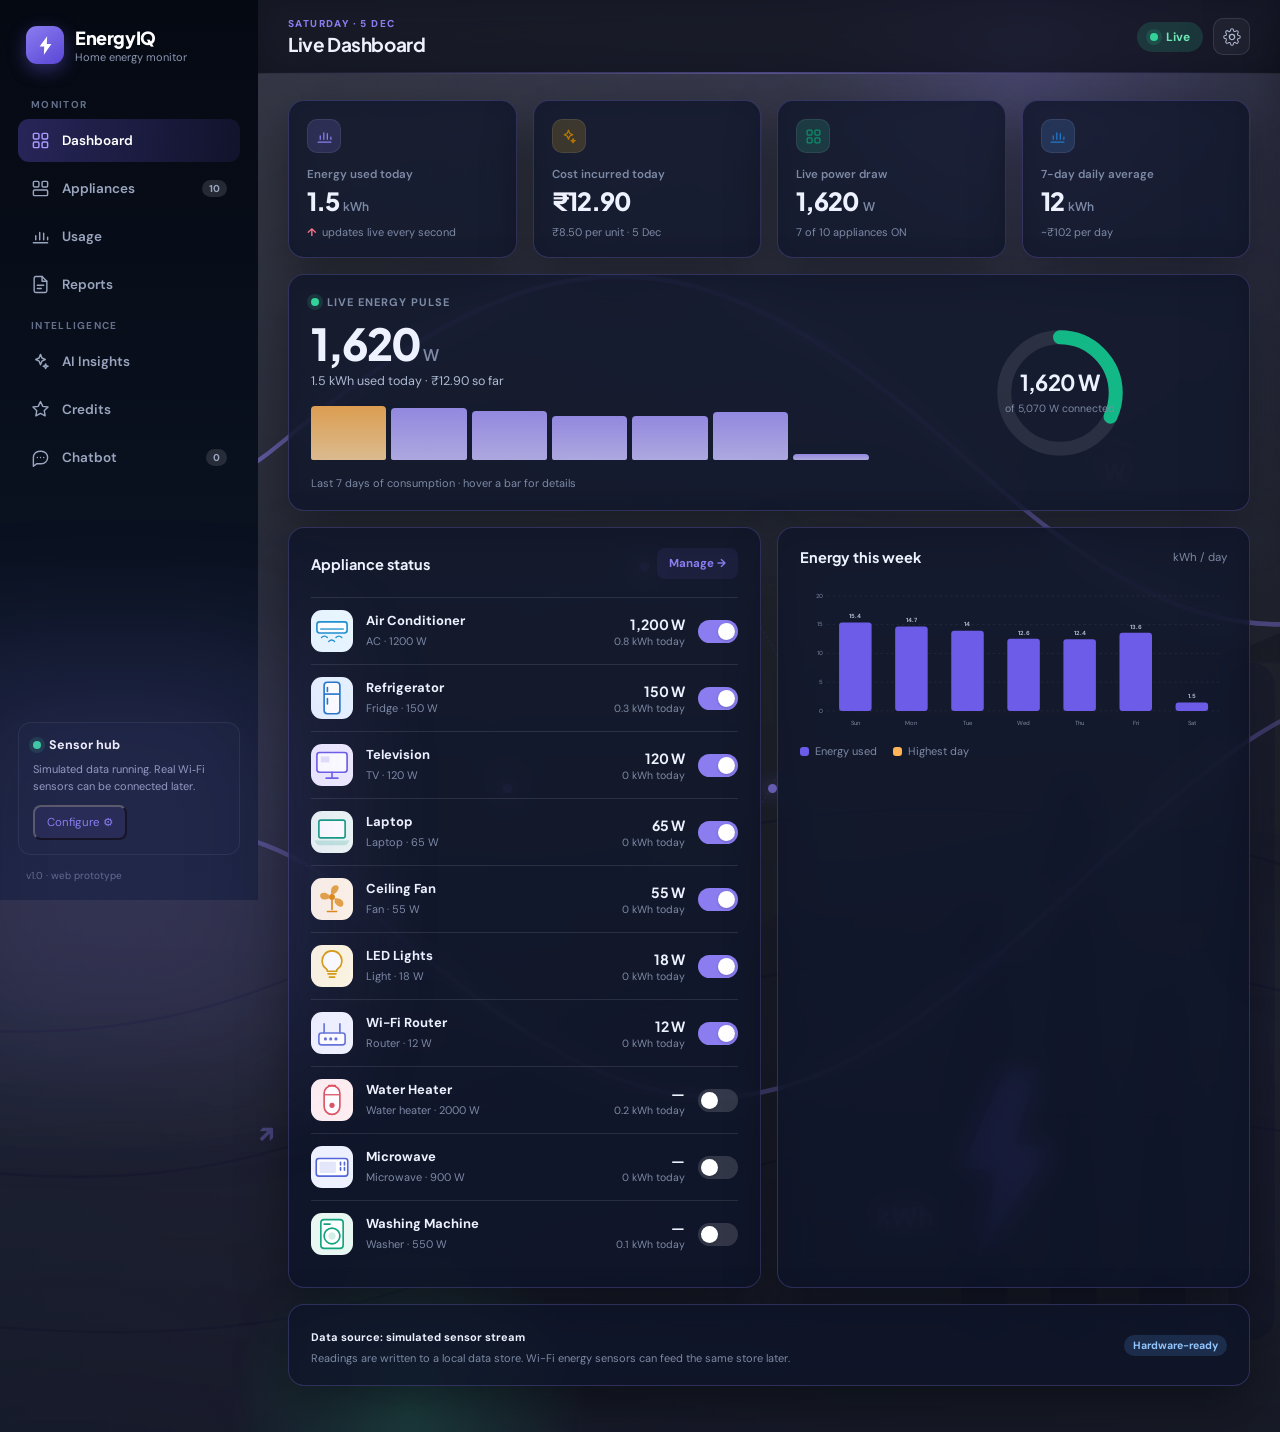
<file: index.html>
<!DOCTYPE html>
<html lang="en">
<head>
  <meta charset="UTF-8" />
  <meta name="viewport" content="width=device-width, initial-scale=1.0" />
  <meta name="theme-color" content="#0b1220" />
  <title>EnergyIQ — Home Energy Monitor</title>
  <link rel="preconnect" href="https://fonts.googleapis.com" />
  <link rel="preconnect" href="https://fonts.gstatic.com" crossorigin />
  <link href="https://fonts.googleapis.com/css2?family=DM+Sans:wght@400;500;600;700&family=Plus+Jakarta+Sans:wght@500;600;700;800&display=swap" rel="stylesheet" />
  <link rel="stylesheet" href="styles.css" />
</head>
<body>
  <div class="app-shell">
    <aside class="sidebar" id="sidebar">
      <div class="brand">
        <div class="brand-mark">
          <svg viewBox="0 0 32 32" aria-hidden="true"><path d="M18.5 2 7 17.5h7L13.5 30 25 13.8h-7z" fill="currentColor"/></svg>
        </div>
        <div>
          <div class="brand-name">EnergyIQ</div>
          <div class="brand-sub">Home energy monitor</div>
        </div>
      </div>

      <nav class="nav" id="nav" aria-label="Main navigation"></nav>

      <div class="sidebar-foot">
        <div class="device-card">
          <div class="device-top">
            <span class="dot-live"></span>
            <span class="device-title">Sensor hub</span>
          </div>
          <p>Simulated data running. Real Wi‑Fi sensors can be connected later.</p>
          <button class="btn-ghost btn-sm" data-action="open-settings">Configure ⚙</button>
        </div>
        <div class="sidebar-version">v1.0 · web prototype</div>
      </div>
    </aside>

    <div class="main-wrap">
      <!-- Full themed backdrop — image + animated scene per tab -->
      <div class="ambient" aria-hidden="true">
        <div class="scene scene-dashboard">
          <div class="scene-bg"></div><div class="scene-overlay"></div>
          <div class="glow g1"></div><div class="glow g2"></div>
          <div class="bars"><i></i><i></i><i></i><i></i><i></i><i></i><i></i><i></i><i></i><i></i><i></i><i></i></div>
          <div class="orbit"><i></i><i></i><i></i></div>
          <div class="lightning"></div>
          <span class="float f1">⚡</span><span class="float f2">W</span><span class="float f3">↗</span><span class="float f4">kWh</span>
        </div>
        <div class="scene scene-appliances">
          <div class="scene-bg"></div><div class="scene-overlay"></div>
          <div class="glow g1"></div><div class="halo"></div><div class="circuit"></div>
          <span class="float f1">❄️</span><span class="float f2">💡</span><span class="float f3">📺</span><span class="float f4">🌀</span><span class="float f5">🔌</span><span class="float f6">⚙️</span>
        </div>
        <div class="scene scene-usage">
          <div class="scene-bg"></div><div class="scene-overlay"></div>
          <div class="glow g1"></div><div class="grid-lines"></div>
          <div class="bars"><i></i><i></i><i></i><i></i><i></i><i></i><i></i><i></i><i></i><i></i></div>
          <span class="float f1">kWh</span><span class="float f2">₹</span><span class="float f3">📈</span>
        </div>
        <div class="scene scene-reports">
          <div class="scene-bg"></div><div class="scene-overlay"></div>
          <div class="glow g1"></div><div class="scan"></div>
          <div class="sheet"><i></i><i></i><i></i><i></i><i></i></div>
          <div class="sheet sheet-2"><i></i><i></i><i></i><i></i></div>
          <span class="float f1">📄</span><span class="float f2">🗓️</span><span class="float f3">⬇</span>
        </div>
        <div class="scene scene-insights">
          <div class="scene-bg"></div><div class="scene-overlay"></div>
          <div class="glow g1"></div>
          <div class="orbit big"><i></i><i></i><i></i><i></i></div>
          <div class="orbit small"><i></i><i></i><i></i></div>
          <span class="float f1">✦</span><span class="float f2">✧</span><span class="float f3">✦</span><span class="float f4">🤖</span>
        </div>
        <div class="scene scene-credits">
          <div class="scene-bg"></div><div class="scene-overlay"></div>
          <div class="glow g1"></div><div class="glow g2"></div>
          <svg class="vine" viewBox="0 0 220 320" preserveAspectRatio="none"><path d="M20 320 C70 250 10 190 75 125 C120 80 95 35 150 0"/></svg>
          <span class="leaf l1">🌿</span><span class="leaf l2">🍃</span><span class="leaf l3">🌿</span><span class="leaf l4">🍃</span><span class="leaf l5">🌿</span>
          <span class="float f1">✨</span><span class="float f2">✦</span><span class="float f3">💰</span>
        </div>
        <div class="scene scene-chat">
          <div class="scene-bg"></div><div class="scene-overlay"></div>
          <div class="glow g1"></div>
          <div class="bubble b1"><i></i><i></i></div>
          <div class="bubble b2"><i></i><i></i><i></i></div>
          <div class="bubble b3"><i></i></div>
          <span class="float f1">⚡</span><span class="float f2">💬</span><span class="float f3">…</span>
        </div>
      </div>

      <header class="topbar">
        <button class="icon-btn menu-btn" data-action="toggle-sidebar" aria-label="Toggle menu">
          <svg viewBox="0 0 24 24"><path d="M4 7h16M4 12h16M4 17h16" stroke="currentColor" stroke-width="2" stroke-linecap="round" fill="none"/></svg>
        </button>
        <div class="topbar-title">
          <div class="eyebrow" id="today-eyebrow">TODAY</div>
          <h1 id="page-title">Live Dashboard</h1>
        </div>
        <div class="topbar-actions">
          <div class="live-pill" id="live-pill"><span class="dot-live"></span> Live</div>
          <button class="icon-btn" data-action="open-settings" aria-label="Settings" title="Settings">
            <svg viewBox="0 0 24 24"><path d="M12 15.5a3.5 3.5 0 1 0 0-7 3.5 3.5 0 0 0 0 7Z" stroke="currentColor" stroke-width="1.8" fill="none"/><path d="M19.4 15a1.7 1.7 0 0 0 .34 1.87l.06.06a2 2 0 1 1-2.83 2.83l-.06-.06a1.7 1.7 0 0 0-1.87-.34 1.7 1.7 0 0 0-1.03 1.56V21a2 2 0 1 1-4 0v-.09A1.7 1.7 0 0 0 9 19.4a1.7 1.7 0 0 0-1.87.34l-.06.06a2 2 0 1 1-2.83-2.83l.06-.06A1.7 1.7 0 0 0 4.6 15a1.7 1.7 0 0 0-1.56-1.03H3a2 2 0 1 1 0-4h.09A1.7 1.7 0 0 0 4.6 9a1.7 1.7 0 0 0-.34-1.87l-.06-.06a2 2 0 1 1 2.83-2.83l.06.06A1.7 1.7 0 0 0 9 4.6a1.7 1.7 0 0 0 1.03-1.56V3a2 2 0 1 1 4 0v.09A1.7 1.7 0 0 0 15 4.6a1.7 1.7 0 0 0 1.87-.34l.06-.06a2 2 0 1 1 2.83 2.83l-.06.06A1.7 1.7 0 0 0 19.4 9v.03A1.7 1.7 0 0 0 20.97 10H21a2 2 0 1 1 0 4h-.09A1.7 1.7 0 0 0 19.4 15Z" stroke="currentColor" stroke-width="1.4" fill="none"/></svg>
          </button>
        </div>
      </header>

      <main id="view" class="view"></main>
    </div>
  </div>

  <!-- Opening animation (5 seconds) -->
  <div class="intro" id="intro" aria-hidden="true">
    <div class="intro-bg"></div>
    <div class="intro-ring r1"></div><div class="intro-ring r2"></div>
    <div class="intro-card">
      <div class="intro-mark">
        <svg viewBox="0 0 32 32" aria-hidden="true"><path d="M18.5 2 7 17.5h7L13.5 30 25 13.8h-7z" fill="currentColor"/></svg>
        <span class="intro-pulse"></span>
      </div>
      <div class="intro-name">EnergyIQ</div>
      <div class="intro-sub">Every watt, under control</div>
      <div class="intro-steps">
        <span>Waking up sensors<span class="dots"></span></span>
        <span>Mapping your appliances<span class="dots"></span></span>
        <span>Building today's insights<span class="dots"></span></span>
        <span>All systems ready<span class="dots"></span></span>
      </div>
      <div class="intro-track"><i></i></div>
    </div>
  </div>

  <div class="drawer-backdrop" id="drawer-backdrop" data-action="close-settings"></div>
  <aside class="settings-drawer" id="settings-drawer" aria-label="Settings"></aside>
  <div class="toast-wrap" id="toast-wrap" aria-live="polite"></div>
  <div class="modal-wrap" id="modal-wrap"></div>

  <script type="module" src="js/app.js"></script>
</body>
</html>
</file>
<file: styles.css>
/* ============================================================
   EnergyIQ — styles
   ============================================================ */
:root {
  --bg: #070b14;
  --surface: #101a2e;
  --surface-2: #152139;
  --ink: #eef2ff;
  --ink-2: #afbbd4;
  --ink-3: #7d8aa6;
  --line: rgba(255,255,255,.1);
  --navy: #050912;
  --navy-2: #0d1729;
  --accent: #8b7df0;
  --accent-2: #a99bff;
  --accent-soft: rgba(139,125,240,.18);
  --green: #34d399;
  --green-soft: rgba(52,211,153,.16);
  --amber: #fbbf24;
  --amber-soft: rgba(251,191,36,.16);
  --red: #fb7185;
  --red-soft: rgba(251,113,133,.16);
  --blue: #60a5fa;
  --blue-soft: rgba(96,165,250,.16);
  --radius: 16px;
  --radius-sm: 10px;
  --shadow: 0 18px 50px rgba(0,0,0,.38);
  --font: 'DM Sans', system-ui, -apple-system, sans-serif;
  --display: 'Plus Jakarta Sans', 'DM Sans', system-ui, sans-serif;
  --tab: #8b7df0;
  --page: #070b14;
  --card-tint: rgba(14,23,42,.76);
  --line-tint: rgba(139,125,240,.22);
}

* { box-sizing: border-box; }
html, body { margin: 0; padding: 0; }
body {
  font-family: var(--font);
  color: var(--ink);
  background: var(--page);
  transition: background-color .8s ease;
  -webkit-font-smoothing: antialiased;
}
button, input, select, textarea { font: inherit; }
button { cursor: pointer; }
a { color: inherit; }
svg { display: block; }

/* ---------- layout ---------- */
.app-shell { display: flex; min-height: 100vh; }

.sidebar {
  width: 258px;
  flex: 0 0 258px;
  background: linear-gradient(180deg, var(--navy) 0%, var(--navy-2) 100%);
  color: #fff;
  padding: 26px 18px 18px;
  display: flex;
  flex-direction: column;
  gap: 26px;
  position: sticky;
  top: 0;
  height: 100vh;
  z-index: 40;
}
.sidebar::after { content: ''; position: absolute; left: -30%; bottom: -18%; width: 150%; height: 46%; background: var(--tab); filter: blur(70px); opacity: .16; pointer-events: none; transition: background .7s; }
.brand { display: flex; align-items: center; gap: 11px; padding: 0 8px; position: relative; z-index: 1; }
.brand-mark {
  width: 38px; height: 38px; border-radius: 11px;
  background: linear-gradient(145deg, #8b7df0, #5b46d6);
  color: #fff; display: grid; place-items: center;
  box-shadow: 0 6px 18px rgba(108, 92, 231, .4);
}
.brand-mark svg { width: 21px; height: 21px; }
.brand-name { font-family: var(--display); font-weight: 800; font-size: 18px; letter-spacing: -.4px; }
.brand-sub { color: #8b97b1; font-size: 11px; margin-top: 1px; }

.nav { display: flex; flex-direction: column; gap: 5px; }
.nav-item {
  display: flex; align-items: center; gap: 12px;
  border: 0; background: transparent; color: #9aa6bf;
  padding: 12px 13px; border-radius: 11px; text-align: left;
  font-size: 13.5px; font-weight: 600; width: 100%;
  transition: background .16s, color .16s;
}
.nav-item svg { width: 19px; height: 19px; flex: 0 0 auto; }
.nav-item:hover { background: rgba(255,255,255,.06); color: #fff; }
.nav-item.active { background: linear-gradient(100deg, rgba(108,92,231,.32), rgba(108,92,231,.1)); color: #fff; }
.nav-item.active svg { color: #a99bff; }
.nav-badge {
  margin-left: auto; font-size: 10px; font-weight: 700;
  background: rgba(255,255,255,.12); border-radius: 20px; padding: 2px 7px;
}
.nav-section {
  font-size: 10px; font-weight: 700; color: #64708b; text-transform: uppercase;
  letter-spacing: 1.3px; padding: 8px 13px 3px;
}

.sidebar-foot { margin-top: auto; }
.device-card {
  background: var(--navy-2); border: 1px solid rgba(255,255,255,.07);
  border-radius: 13px; padding: 14px;
}
.device-top { display: flex; align-items: center; gap: 8px; }
.device-title { font-size: 12.5px; font-weight: 700; }
.device-card p { color: #94a0ba; font-size: 11px; line-height: 1.5; margin: 8px 0 11px; }
.sidebar-version { color: #5c6881; font-size: 10px; padding: 14px 8px 0; }

.dot-live {
  width: 8px; height: 8px; border-radius: 50%; background: #34d399;
  box-shadow: 0 0 0 4px rgba(52,211,153,.14);
  animation: pulse 2s infinite;
  flex: 0 0 auto;
}
@keyframes pulse { 50% { box-shadow: 0 0 0 7px rgba(52,211,153,0); } }

.main-wrap { flex: 1; min-width: 0; position: relative; z-index: 1; }
.topbar {
  height: 74px; background: rgba(255,255,255,.7); backdrop-filter: blur(16px);
  border-bottom: 1px solid var(--line);
  display: flex; align-items: center; gap: 14px;
  padding: 0 30px; position: sticky; top: 0; z-index: 30;
}
.topbar::after {
  content: ''; position: absolute; left: 0; right: 0; bottom: -1px; height: 2px;
  background: linear-gradient(90deg, transparent, var(--tab), transparent);
  opacity: .45; transition: background .5s;
}
.topbar-title { margin-right: auto; }
.eyebrow { font-size: 10px; font-weight: 800; letter-spacing: 1.4px; color: var(--tab); transition: color .4s; }
.topbar h1 { margin: 2px 0 0; font-family: var(--display); font-size: 19px; letter-spacing: -.4px; }
.topbar-actions { display: flex; align-items: center; gap: 10px; }
.live-pill {
  display: flex; align-items: center; gap: 8px; background: var(--green-soft); color: #0b8f69;
  border-radius: 20px; padding: 7px 13px; font-size: 12px; font-weight: 700;
}
.icon-btn {
  width: 37px; height: 37px; border-radius: 10px; border: 1px solid var(--line);
  background: #fff; color: var(--ink-2); display: grid; place-items: center;
}
.icon-btn svg { width: 18px; height: 18px; }
.icon-btn:hover { border-color: #cfd4e4; color: var(--ink); }
.menu-btn { display: none; }

.view { padding: 26px 30px 46px; max-width: 1500px; margin: 0 auto; position: relative; z-index: 1; }

/* ---------- generic ---------- */
.card { background: var(--card-tint); border: 1px solid var(--line-tint); border-radius: var(--radius); box-shadow: var(--shadow); backdrop-filter: blur(14px); transition: background .7s, border-color .7s; }
.section-head { display: flex; align-items: flex-end; justify-content: space-between; gap: 16px; margin-bottom: 15px; }
.section-head h2 { font-family: var(--display); font-size: 16px; margin: 0; letter-spacing: -.3px; }
.section-head p { color: var(--ink-3); font-size: 12px; margin: 4px 0 0; }
.muted { color: var(--ink-3); }
.tiny { font-size: 11px; }
.grid { display: grid; gap: 16px; }
.grid-4 { grid-template-columns: repeat(4, minmax(0, 1fr)); }
.grid-3 { grid-template-columns: repeat(3, minmax(0, 1fr)); }
.grid-2 { grid-template-columns: repeat(2, minmax(0, 1fr)); }
.stack { display: flex; flex-direction: column; gap: 16px; }
.row { display: flex; align-items: center; gap: 10px; }
.spread { display: flex; align-items: center; justify-content: space-between; gap: 12px; }
.mt-16 { margin-top: 16px; }
.mt-22 { margin-top: 22px; }

.btn {
  border: 0; border-radius: 10px; padding: 11px 16px; font-size: 13px; font-weight: 700;
  background: var(--accent); color: #fff; display: inline-flex; align-items: center; justify-content: center; gap: 8px;
  transition: transform .12s, filter .12s;
}
.btn:hover { filter: brightness(1.06); }
.btn:active { transform: translateY(1px); }
.btn svg { width: 16px; height: 16px; }
.btn-ghost { background: rgba(108,92,231,.09); color: var(--accent); }
.btn-ghost:hover { background: rgba(108,92,231,.15); }
.btn-sm { padding: 8px 12px; font-size: 11.5px; border-radius: 8px; }
.btn-danger { background: var(--red-soft); color: #d33d4d; }
.btn-dark { background: var(--navy); color: #fff; }
.btn:disabled { opacity: .45; cursor: not-allowed; }

.field { display: flex; flex-direction: column; gap: 6px; }
.field label { font-size: 11.5px; font-weight: 700; color: var(--ink-2); }
.input, .select, .textarea {
  width: 100%; border: 1px solid var(--line); background: #fff; color: var(--ink);
  border-radius: 10px; padding: 11px 12px; font-size: 13px; outline: none;
  transition: border-color .15s, box-shadow .15s;
}
.input:focus, .select:focus, .textarea:focus { border-color: var(--accent-2); box-shadow: 0 0 0 3px rgba(108,92,231,.12); }
.input::placeholder, .textarea::placeholder { color: #b2bacb; }

.chip-row { display: flex; flex-wrap: wrap; gap: 7px; }
.chip {
  border: 1px solid var(--line); background: #fff; border-radius: 20px;
  padding: 7px 13px; font-size: 12px; font-weight: 600; color: var(--ink-2);
}
.chip:hover { border-color: var(--accent-2); color: var(--accent); }
.chip.active { background: var(--accent); color: #fff; border-color: var(--accent); }

.segment { display: inline-flex; background: var(--surface-2); border: 1px solid var(--line); border-radius: 10px; padding: 3px; gap: 2px; }
.segment button { border: 0; background: transparent; padding: 7px 14px; border-radius: 8px; font-size: 12px; font-weight: 700; color: var(--ink-3); }
.segment button.active { background: #fff; color: var(--ink); box-shadow: 0 1px 4px rgba(16,26,46,.1); }

.badge { border-radius: 20px; padding: 4px 9px; font-size: 10.5px; font-weight: 700; }
.badge.green { background: var(--green-soft); color: #0b8f69; }
.badge.amber { background: var(--amber-soft); color: #a86b00; }
.badge.red { background: var(--red-soft); color: #cf3c4c; }
.badge.blue { background: var(--blue-soft); color: #2277c9; }
.badge.violet { background: var(--accent-soft); color: #5b46d6; }

.empty {
  text-align: center; padding: 46px 20px; color: var(--ink-3);
}
.empty-icon { font-size: 34px; margin-bottom: 10px; }
.empty h3 { color: var(--ink); font-family: var(--display); font-size: 15px; margin: 0 0 6px; }
.empty p { font-size: 12.5px; margin: 0 auto 16px; max-width: 330px; line-height: 1.6; }

/* ---------- stat cards ---------- */
.stat-card { padding: 18px; position: relative; overflow: hidden; }
.stat-top { display: flex; align-items: center; justify-content: space-between; }
.stat-icon { width: 34px; height: 34px; border-radius: 10px; display: grid; place-items: center; }
.stat-icon svg { width: 17px; height: 17px; }
.stat-label { color: var(--ink-3); font-size: 11.5px; font-weight: 600; margin-top: 14px; }
.stat-value { font-family: var(--display); font-size: 25px; font-weight: 800; letter-spacing: -1px; margin-top: 3px; }
.stat-value small { font-size: 12px; font-weight: 600; color: var(--ink-3); letter-spacing: 0; }
.stat-foot { color: var(--ink-3); font-size: 11px; margin-top: 8px; display: flex; align-items: center; gap: 5px; }
.trend-up { color: var(--red); font-weight: 700; }
.trend-down { color: var(--green); font-weight: 700; }

/* ---------- dashboard ---------- */
.live-hero { padding: 20px 22px; display: grid; grid-template-columns: 1.25fr .75fr; gap: 24px; align-items: center; }
.live-left { min-width: 0; }
.hero-kicker { display: flex; align-items: center; gap: 8px; font-size: 11px; font-weight: 700; color: var(--ink-3); text-transform: uppercase; letter-spacing: 1px; }
.hero-number { font-family: var(--display); font-size: 44px; font-weight: 800; letter-spacing: -2px; margin: 6px 0 2px; }
.hero-number span { font-size: 16px; color: var(--ink-3); font-weight: 600; letter-spacing: 0; }
.hero-sub { color: var(--ink-2); font-size: 12.5px; }
.hero-bars { display: flex; gap: 5px; align-items: flex-end; height: 54px; margin-top: 17px; }
.hero-bars i { flex: 1; background: linear-gradient(180deg, var(--accent-2), #c9c1ff); border-radius: 4px 4px 2px 2px; min-height: 5px; opacity: .85; transition: height .5s ease; }
.hero-bars i.hot { background: linear-gradient(180deg, #ffb457, #ffd7a1); }
.gauge-wrap { display: grid; place-items: center; position: relative; }
.gauge-center { position: absolute; text-align: center; }
.gauge-center strong { display: block; font-family: var(--display); font-size: 22px; letter-spacing: -.8px; }
.gauge-center span { font-size: 10.5px; color: var(--ink-3); }

.panel { padding: 20px 22px; }
.panel-head { display: flex; align-items: center; justify-content: space-between; gap: 12px; margin-bottom: 18px; }
.panel-head h3 { margin: 0; font-family: var(--display); font-size: 14.5px; }
.panel-head .muted { font-size: 11.5px; }

.appliance-row { display: flex; align-items: center; gap: 13px; padding: 12px 0; border-top: 1px solid var(--line); }
.appliance-row:first-child { border-top: 0; }
.appliance-row .art { width: 42px; height: 42px; border-radius: 11px; flex: 0 0 auto; }
.appliance-row .meta { min-width: 0; flex: 1; }
.appliance-row .meta strong { display: block; font-size: 13px; font-weight: 700; white-space: nowrap; overflow: hidden; text-overflow: ellipsis; }
.appliance-row .meta span { color: var(--ink-3); font-size: 11px; }
.row-power { text-align: right; }
.row-power strong { font-family: var(--display); font-size: 14px; }
.row-power span { display: block; font-size: 10.5px; color: var(--ink-3); }

.switch { position: relative; width: 40px; height: 23px; flex: 0 0 auto; }
.switch input { opacity: 0; width: 0; height: 0; position: absolute; }
.switch .slider { position: absolute; inset: 0; background: #d6dbe7; border-radius: 30px; transition: background .2s; }
.switch .slider:before { content: ''; position: absolute; width: 17px; height: 17px; left: 3px; top: 3px; background: #fff; border-radius: 50%; transition: transform .2s; box-shadow: 0 1px 3px rgba(0,0,0,.2); }
.switch input:checked + .slider { background: var(--accent); }
.switch input:checked + .slider:before { transform: translateX(17px); }

/* ---------- appliances ---------- */
.appliance-grid { display: grid; grid-template-columns: repeat(auto-fill, minmax(212px, 1fr)); gap: 15px; }
.appliance-card { padding: 17px; position: relative; transition: transform .15s, box-shadow .15s; }
.appliance-card:hover { transform: translateY(-2px); box-shadow: 0 12px 32px rgba(16,26,46,.09); }
.appliance-card .art-lg { width: 62px; height: 62px; border-radius: 15px; }
.appliance-card h3 { font-family: var(--display); font-size: 14px; margin: 13px 0 3px; }
.appliance-card .watts { color: var(--ink-2); font-size: 12px; font-weight: 600; }
.appliance-card .card-foot { display: flex; align-items: center; justify-content: space-between; margin-top: 15px; padding-top: 13px; border-top: 1px solid var(--line); }
.appliance-card .card-actions { display: flex; gap: 5px; }
.mini-btn {
  width: 28px; height: 28px; border-radius: 8px; border: 1px solid var(--line);
  background: #fff; color: var(--ink-3); display: grid; place-items: center;
}
.mini-btn svg { width: 14px; height: 14px; }
.mini-btn:hover { color: var(--accent); border-color: var(--accent-2); }
.mini-btn.del:hover { color: var(--red); border-color: #f6b9c0; }
.on-tag { position: absolute; right: 14px; top: 14px; }

.picker { display: grid; grid-template-columns: repeat(6, 1fr); gap: 8px; }
.picker-item {
  border: 1.5px solid var(--line); background: #fff; border-radius: 11px; padding: 7px;
  display: flex; flex-direction: column; align-items: center; gap: 5px;
}
.picker-item .art { width: 42px; height: 42px; border-radius: 9px; }
.picker-item span { font-size: 9.5px; color: var(--ink-3); font-weight: 600; text-align: center; line-height: 1.2; }
.picker-item.active { border-color: var(--accent); background: var(--accent-soft); }
.picker-item.active span { color: var(--accent); }

/* ---------- charts ---------- */
.chart-svg { width: 100%; height: auto; overflow: visible; }
.chart-svg .gridline { stroke: var(--line); stroke-width: 1; stroke-dasharray: 4 5; }
.chart-svg .axis-label { fill: var(--ink-3); font-size: 10px; font-family: var(--font); }
.chart-svg .bar-label { fill: var(--ink-2); font-size: 10px; font-weight: 700; font-family: var(--font); }
.chart-svg .bar { transition: opacity .15s; }
.chart-svg .bar:hover { opacity: .78; }
.chart-legend { display: flex; gap: 16px; align-items: center; margin-top: 12px; }
.chart-legend span { display: flex; align-items: center; gap: 6px; font-size: 11px; color: var(--ink-3); }
.chart-legend i { width: 9px; height: 9px; border-radius: 3px; }

/* ---------- tables ---------- */
.table-wrap { overflow-x: auto; }
table.data { width: 100%; border-collapse: collapse; font-size: 12.5px; }
table.data th { text-align: left; color: var(--ink-3); font-size: 10.5px; font-weight: 700; text-transform: uppercase; letter-spacing: .7px; padding: 0 12px 11px; border-bottom: 1px solid var(--line); white-space: nowrap; }
table.data td { padding: 12px; border-bottom: 1px solid var(--line); }
table.data tr:last-child td { border-bottom: 0; }
table.data tbody tr:hover { background: var(--surface-2); }
table.data .num { font-family: var(--display); font-weight: 700; }
.app-cell { display: flex; align-items: center; gap: 9px; }
.app-cell .art { width: 30px; height: 30px; border-radius: 8px; }

/* ---------- insights ---------- */
.insight-card { padding: 18px; display: flex; gap: 13px; align-items: flex-start; }
.insight-icon { width: 38px; height: 38px; border-radius: 11px; display: grid; place-items: center; flex: 0 0 auto; font-size: 18px; }
.insight-card h3 { font-family: var(--display); font-size: 13.5px; margin: 1px 0 5px; }
.insight-card p { color: var(--ink-2); font-size: 12px; line-height: 1.6; margin: 0; }
.insight-card .saving { margin-top: 9px; font-size: 11px; font-weight: 700; color: var(--green); }
.score-ring { display: grid; place-items: center; position: relative; }
.score-ring .gauge-center { position: absolute; left: 50%; top: 50%; transform: translate(-50%, -50%); }
.score-ring .gauge-center strong { font-size: 30px; letter-spacing: -1px; }
.score-ring .gauge-center span { font-size: 10px; }
.tip-list { list-style: none; padding: 0; margin: 0; }
.tip-list li { display: flex; gap: 10px; padding: 10px 0; border-top: 1px solid var(--line); font-size: 12px; color: var(--ink-2); line-height: 1.5; }
.tip-list li:first-child { border-top: 0; }
.tip-list .num-dot { width: 19px; height: 19px; border-radius: 50%; background: var(--accent-soft); color: var(--accent); font-size: 10px; font-weight: 800; display: grid; place-items: center; flex: 0 0 auto; }

/* ---------- chatbot ---------- */
.chat-card { display: flex; flex-direction: column; height: min(660px, calc(100vh - 190px)); min-height: 460px; overflow: hidden; }
.chat-head { padding: 15px 19px; border-bottom: 1px solid var(--line); display: flex; align-items: center; gap: 12px; }
.bot-avatar { width: 38px; height: 38px; border-radius: 11px; background: linear-gradient(145deg, var(--accent-2), var(--accent)); color: #fff; display: grid; place-items: center; font-size: 18px; }
.chat-head strong { display: block; font-family: var(--display); font-size: 13.5px; }
.chat-head span { font-size: 11px; color: var(--green); font-weight: 600; }
.chat-body { flex: 1; overflow-y: auto; padding: 20px; display: flex; flex-direction: column; gap: 14px; background: linear-gradient(180deg, #fbfbfe, #fff); }
.msg { display: flex; gap: 10px; max-width: 82%; }
.msg.user { align-self: flex-end; flex-direction: row-reverse; }
.msg .bubble { padding: 11px 14px; border-radius: 14px; font-size: 12.5px; line-height: 1.6; white-space: pre-wrap; }
.msg.bot .bubble { background: #fff; border: 1px solid var(--line); border-top-left-radius: 4px; color: var(--ink); }
.msg.user .bubble { background: var(--accent); color: #fff; border-top-right-radius: 4px; }
.msg .small-avatar { width: 27px; height: 27px; border-radius: 8px; background: var(--accent-soft); display: grid; place-items: center; font-size: 13px; flex: 0 0 auto; }
.msg-meta { font-size: 9.5px; color: var(--ink-3); margin-top: 5px; }
.chat-quick { padding: 0 19px 10px; display: flex; gap: 7px; flex-wrap: wrap; }
.chat-input-row { display: flex; gap: 9px; padding: 14px 19px; border-top: 1px solid var(--line); }
.chat-input-row .input { flex: 1; }
.send-btn { width: 43px; height: 43px; border: 0; border-radius: 11px; background: var(--accent); color: #fff; display: grid; place-items: center; flex: 0 0 auto; }
.send-btn svg { width: 18px; height: 18px; }
.typing span { display: inline-block; width: 5px; height: 5px; background: var(--ink-3); border-radius: 50%; margin-right: 3px; animation: bounce 1s infinite; }
.typing span:nth-child(2) { animation-delay: .15s; }
.typing span:nth-child(3) { animation-delay: .3s; }
@keyframes bounce { 0%,60%,100% { transform: translateY(0); opacity: .5; } 30% { transform: translateY(-4px); opacity: 1; } }

/* ---------- drawer / modal / toast ---------- */
.drawer-backdrop { position: fixed; inset: 0; background: rgba(11,18,32,.45); opacity: 0; pointer-events: none; transition: opacity .2s; z-index: 60; }
.drawer-backdrop.show { opacity: 1; pointer-events: auto; }
.settings-drawer {
  position: fixed; right: 0; top: 0; bottom: 0; width: min(370px, 92vw); background: #fff;
  z-index: 70; box-shadow: -16px 0 50px rgba(11,18,32,.16);
  transform: translateX(105%); transition: transform .25s ease; padding: 24px; overflow-y: auto;
}
.settings-drawer.show { transform: translateX(0); }
.drawer-head { display: flex; align-items: center; justify-content: space-between; margin-bottom: 22px; }
.drawer-head h2 { font-family: var(--display); font-size: 17px; margin: 0; }
.drawer-section { padding: 16px 0; border-top: 1px solid var(--line); }
.drawer-section h3 { font-size: 11px; text-transform: uppercase; letter-spacing: 1px; color: var(--ink-3); margin: 0 0 12px; }
.hint { font-size: 11px; color: var(--ink-3); line-height: 1.6; margin-top: 8px; }

.toast-wrap { position: fixed; bottom: 22px; right: 22px; z-index: 100; display: flex; flex-direction: column; gap: 8px; }
.toast {
  background: var(--navy); color: #fff; padding: 12px 16px; border-radius: 11px;
  font-size: 12.5px; box-shadow: 0 12px 30px rgba(11,18,32,.25);
  animation: toastIn .25s ease; max-width: 320px;
}
@keyframes toastIn { from { opacity: 0; transform: translateY(10px); } }
.toast.err { background: #cf3c4c; }

.modal-wrap { position: fixed; inset: 0; z-index: 90; display: none; }
.modal-wrap.show { display: grid; place-items: center; background: rgba(11,18,32,.5); padding: 20px; }
.modal { background: #fff; border-radius: 17px; width: min(440px, 100%); padding: 24px; box-shadow: 0 24px 70px rgba(11,18,32,.25); }
.modal.wide { width: min(650px, 100%); max-height: 88vh; overflow-y: auto; }
.clickable-row { cursor: pointer; }
.clickable-row:hover { background: var(--accent-soft) !important; }
.detail-summary {
  display: grid; grid-template-columns: repeat(3, 1fr); gap: 10px;
  background: var(--surface-2); border: 1px solid var(--line);
  border-radius: 12px; padding: 13px; margin-bottom: 16px;
}
.detail-summary span { display: block; font-size: 9px; font-weight: 800; letter-spacing: .7px; color: var(--ink-3); }
.detail-summary strong { display: block; margin-top: 4px; font-family: var(--display); font-size: 16px; }
.modal h2 { font-family: var(--display); font-size: 17px; margin: 0 0 8px; }
.modal p { color: var(--ink-2); font-size: 12.5px; line-height: 1.6; margin: 0 0 18px; }
.modal-actions { display: flex; justify-content: flex-end; gap: 9px; margin-top: 20px; }

/* ---------- alerts, appliance detail, credits, reports ---------- */
.alert-banner {
  display: flex; align-items: center; gap: 13px; margin-bottom: 16px; padding: 13px 16px;
  background: linear-gradient(100deg, #fff0f1, #fff8f4); border: 1px solid #f8cdd2;
  border-radius: 14px;
}
.alert-banner strong { font-size: 13px; color: #c93648; }
.alert-banner .tiny { color: var(--ink-2); margin-top: 3px; }
.alert-icon {
  width: 36px; height: 36px; border-radius: 10px; background: var(--red-soft);
  display: grid; place-items: center; font-size: 17px; flex: 0 0 auto;
}

.date-select { width: auto; min-width: 176px; padding: 9px 11px; font-size: 12px; }
.added-tag {
  display: inline-block; margin-top: 9px; padding: 3px 8px; border-radius: 20px;
  background: var(--green-soft); color: #0b8f69; font-size: 10px; font-weight: 700;
}
.day-usage {
  display: grid; grid-template-columns: repeat(3, minmax(0, 1fr)); gap: 6px;
  margin-top: 13px; padding: 12px 0; border-top: 1px solid var(--line);
}
.day-usage span {
  display: block; font-size: 9px; font-weight: 800; letter-spacing: .6px; color: var(--ink-3);
}
.day-usage strong {
  display: block; margin-top: 3px; font-family: var(--display); font-size: 12px;
  white-space: nowrap; overflow: hidden; text-overflow: ellipsis;
}

.credit-hero {
  padding: 24px; display: flex; align-items: center; justify-content: space-between; gap: 20px;
  color: #fff; border: 0; background: linear-gradient(120deg, #6c5ce7, #3b9dfa);
}
.credit-big { font-family: var(--display); font-size: 40px; font-weight: 800; letter-spacing: -1.5px; margin: 6px 0 4px; }
.credit-big span { font-size: 14px; font-weight: 600; opacity: .8; letter-spacing: 0; }
.credit-progress {
  max-width: 420px; height: 7px; border-radius: 8px; margin-top: 15px;
  background: rgba(255,255,255,.25); overflow: hidden;
}
.credit-progress i { display: block; height: 100%; background: #fff; border-radius: 8px; }
.credit-trophy { font-size: 58px; opacity: .85; }

@media print {
  @page { margin: 14mm; }
  body { background: #fff; }
  .sidebar, .topbar, .settings-drawer, .drawer-backdrop, .toast-wrap,
  .modal-wrap, .no-print, .menu-btn, .ambient, .intro { display: none !important; }
  .app-shell, .main-wrap { display: block; }
  .view { padding: 0; max-width: none; }
  .card { box-shadow: none; border-color: #dfe3ec; break-inside: avoid; }
  .table-wrap { overflow: visible; }
}

/* ---------- dark neon surfaces ---------- */
.topbar { background: rgba(7,11,22,.72) !important; }
.icon-btn, .mini-btn, .picker-item, .chip { background: rgba(255,255,255,.045) !important; border-color: var(--line) !important; color: var(--ink-2) !important; }
.icon-btn:hover, .mini-btn:hover, .chip:hover, .picker-item:hover { background: var(--accent-soft) !important; color: var(--ink) !important; }
.input, .select, .textarea { background: rgba(255,255,255,.045) !important; border-color: var(--line) !important; color: var(--ink) !important; }
.input::placeholder, .textarea::placeholder { color: var(--ink-3); }
.segment button.active { background: var(--accent) !important; color: #fff !important; box-shadow: 0 0 18px rgba(139,125,240,.35) !important; }
.badge.green { color: #6ee7b7; }
.badge.amber { color: #fcd34d; }
.badge.red { color: #fda4af; }
.badge.blue { color: #93c5fd; }
.badge.violet { color: #c4b5fd; }
.badge[style*="background:#eef0f6"] { background: rgba(255,255,255,.08) !important; color: var(--ink-3) !important; }
.switch .slider { background: rgba(255,255,255,.14); }
.switch input:checked + .slider { background: var(--accent); }
.alert-banner { background: rgba(251,113,133,.09) !important; border-color: rgba(251,113,133,.28) !important; }
.alert-banner strong { color: #fda4af; }
.chat-body { background: linear-gradient(180deg, rgba(10,16,32,.5), rgba(8,12,24,.2)) !important; }
.msg.bot .bubble { background: rgba(255,255,255,.06) !important; border-color: var(--line) !important; color: var(--ink) !important; }
.settings-drawer, .modal { background: #0c1526 !important; color: var(--ink) !important; box-shadow: 0 24px 80px rgba(0,0,0,.6) !important; }
.detail-summary { background: rgba(255,255,255,.04) !important; border-color: var(--line) !important; }
.credit-hero { box-shadow: 0 18px 60px rgba(52,211,153,.18) !important; }
.ambient::before { content: ''; position: absolute; inset: 0; z-index: 1; background: radial-gradient(circle at 78% -5%, var(--tab), transparent 44%), radial-gradient(circle at 5% 105%, var(--tab), transparent 42%); opacity: .16; }
.scene-bg { opacity: .38 !important; mix-blend-mode: screen; }
.scene-overlay { background: linear-gradient(180deg, rgba(4,8,18,.45), rgba(4,8,18,.78)) !important; }
.sheet { background: rgba(10,30,45,.72) !important; border-color: rgba(34,211,238,.3) !important; }
.bubble { background: rgba(40,14,24,.72) !important; border-color: rgba(251,113,133,.3) !important; }
.live-pill { color: #6ee7b7 !important; }
.btn-danger { color: #fda4af !important; }
.badge { background: rgba(255,255,255,.07); }
.stat-icon { border: 1px solid rgba(255,255,255,.08); }
.data-table th { color: var(--ink-2) !important; }
.table-wrap { border-color: var(--line) !important; }

/* ---------- intro (5 s) + full per-tab theming ---------- */
body[data-tab="dashboard"]  { --tab: #8b7df0; --page: #080b1a; --card-tint: rgba(13,20,40,.78); --line-tint: rgba(139,125,240,.26); }
body[data-tab="appliances"] { --tab: #38bdf8; --page: #06121c; --card-tint: rgba(10,24,38,.78); --line-tint: rgba(56,189,248,.26); }
body[data-tab="usage"]      { --tab: #a78bfa; --page: #0d081c; --card-tint: rgba(19,14,40,.78); --line-tint: rgba(167,139,250,.26); }
body[data-tab="reports"]    { --tab: #22d3ee; --page: #05131a; --card-tint: rgba(9,27,38,.78); --line-tint: rgba(34,211,238,.26); }
body[data-tab="insights"]   { --tab: #fbbf24; --page: #160f06; --card-tint: rgba(34,25,12,.78); --line-tint: rgba(251,191,36,.26); }
body[data-tab="credits"]    { --tab: #34d399; --page: #04140f; --card-tint: rgba(9,31,25,.78); --line-tint: rgba(52,211,153,.26); }
body[data-tab="chat"]       { --tab: #fb7185; --page: #16070d; --card-tint: rgba(34,12,20,.78); --line-tint: rgba(251,113,133,.26); }

.app-shell { animation: shellIn .45s 2.05s both; }
@keyframes shellIn { from { opacity: 0; transform: scale(1.01); } to { opacity: 1; transform: none; } }

.intro {
  position: fixed; inset: 0; z-index: 100; display: grid; place-items: center; pointer-events: none;
  background: radial-gradient(circle at 50% 42%, #1d2850 0%, #0a1020 60%, #060913 100%);
  animation: introOut 2.6s ease-in-out forwards;
  isolation: isolate; overflow: hidden;
}
.intro > * { position: absolute; }
.intro-card { position: relative; z-index: 6; }
.intro-bg {
  inset: -20%; z-index: 0;
  background: radial-gradient(circle at 25% 75%, rgba(139,125,240,.22), transparent 42%),
              radial-gradient(circle at 78% 24%, rgba(52,211,153,.16), transparent 44%);
}
.intro::before {
  content: ''; position: absolute; inset: 0;
  background-image: linear-gradient(rgba(255,255,255,.035) 1px, transparent 1px),
                    linear-gradient(90deg, rgba(255,255,255,.035) 1px, transparent 1px);
  background-size: 46px 46px;
}
.intro-ring { position: absolute; z-index: 4; width: 200px; height: 200px; border: 1px solid rgba(169,155,255,.3); border-radius: 50%; animation: ringOut 1.6s ease-out 1; }
.intro-ring.r2 { animation-delay: .5s; }
.intro-card {
  position: relative; z-index: 6; text-align: center; color: #fff; animation: cardIn .55s .15s both;
  padding: 26px 38px 24px; border-radius: 22px;
  background: rgba(8,13,28,.42); border: 1px solid rgba(169,155,255,.18);
}
.intro-mark {
  position: relative; width: 74px; height: 74px; margin: 0 auto 16px; border-radius: 21px;
  display: grid; place-items: center; color: #fff;
  background: linear-gradient(145deg, #9b8dff, #5b46d6);
  box-shadow: 0 12px 34px rgba(108,92,231,.32);
  animation: markIn .7s .15s both;
}
.intro-mark svg { width: 42px; height: 42px; position: relative; z-index: 1; }
.intro-pulse { position: absolute; inset: -12px; z-index: 2; border-radius: 30px; border: 2px solid rgba(169,155,255,.7); animation: ringOut 2s ease-out infinite; }
.intro-name {
  font-family: var(--display); font-size: 36px; font-weight: 800; letter-spacing: -1.4px;
  background: linear-gradient(100deg, #fff, #c4b5fd, #6ee7b7); -webkit-background-clip: text; background-clip: text; color: transparent;
}
.intro-sub { margin-top: 6px; color: #a8b4d0; font-size: 11px; letter-spacing: 2.2px; text-transform: uppercase; }
.intro-steps { height: 20px; margin-top: 26px; position: relative; }
.intro-steps span {
  position: absolute; inset: 0; font-size: 12px; color: #cfd7ee; opacity: 0;
  animation: stepIn .7s ease-in-out forwards;
}
.intro-steps span:nth-child(1) { animation-delay: .35s; }
.intro-steps span:nth-child(2) { animation-delay: 1s; }
.intro-steps span:nth-child(3) { animation-delay: 1.65s; }
.intro-steps span:nth-child(4) { animation-delay: 2.2s; color: #6ee7b7; }
.dots::after { content: ''; animation: dots .8s steps(4, end) infinite; }
.intro-track { width: 210px; height: 4px; margin: 16px auto 0; border-radius: 5px; background: rgba(255,255,255,.14); overflow: hidden; }
.intro-track i { display: block; height: 100%; background: linear-gradient(90deg, #8b7df0, #34d399); animation: load 2.35s .2s cubic-bezier(.3,.7,.3,1) forwards; }
@keyframes introOut { 0%, 82% { opacity: 1; visibility: visible; } 100% { opacity: 0; visibility: hidden; } }
@keyframes cardIn { from { opacity: 0; transform: translateY(20px) scale(.9); } to { opacity: 1; transform: none; } }
@keyframes markIn { from { opacity: 0; transform: rotate(-50deg) scale(.4); } to { opacity: 1; transform: none; } }
@keyframes ringOut { 0% { transform: scale(.55); opacity: .9; } 100% { transform: scale(1.8); opacity: 0; } }
@keyframes stepIn { 0% { opacity: 0; transform: translateY(9px); } 15%, 80% { opacity: 1; transform: none; } 100% { opacity: 0; transform: translateY(-9px); } }
@keyframes dots { 0% { content: ''; } 25% { content: '.'; } 50% { content: '..'; } 75% { content: '...'; } }
@keyframes load { from { width: 0; } to { width: 100%; } }
@keyframes gridDrift { to { background-position: 44px 44px; } }

.ambient { position: fixed; inset: 0; z-index: 0; pointer-events: none; overflow: hidden; }
.scene { position: absolute; inset: 0; opacity: 0; transition: opacity .7s ease; }
body[data-tab="dashboard"]  .scene-dashboard,
body[data-tab="appliances"] .scene-appliances,
body[data-tab="usage"]      .scene-usage,
body[data-tab="reports"]    .scene-reports,
body[data-tab="insights"]   .scene-insights,
body[data-tab="credits"]    .scene-credits,
body[data-tab="chat"]       .scene-chat { opacity: 1; }

.scene * { animation-play-state: paused !important; }
body[data-tab="dashboard"]  .scene-dashboard *,
body[data-tab="appliances"] .scene-appliances *,
body[data-tab="usage"]      .scene-usage *,
body[data-tab="reports"]    .scene-reports *,
body[data-tab="insights"]   .scene-insights *,
body[data-tab="credits"]    .scene-credits *,
body[data-tab="chat"]       .scene-chat * { animation-play-state: running !important; }

.scene-bg { position: absolute; inset: -6%; background-size: cover; background-position: center; opacity: .38; }
.scene-dashboard  .scene-bg { background-image: url('assets/dashboard.svg'); }
.scene-appliances .scene-bg { background-image: url('assets/appliances.svg'); }
.scene-usage      .scene-bg { background-image: url('assets/usage.svg'); }
.scene-reports    .scene-bg { background-image: url('assets/reports.svg'); }
.scene-insights   .scene-bg { background-image: url('assets/insights.svg'); }
.scene-credits    .scene-bg { background-image: url('assets/credits.svg'); }
.scene-chat       .scene-bg { background-image: url('assets/chat.svg'); }
.scene-overlay { position: absolute; inset: 0; z-index: 1; background: linear-gradient(180deg, rgba(255,255,255,.15), rgba(255,255,255,.55)); }
.neon-waves { position: absolute; inset: 0; z-index: 3; overflow: hidden; }
.scene > *:not(.scene-bg):not(.scene-overlay):not(.neon-waves) { z-index: 4; }
.nw {
  position: absolute; left: -20%; width: 140%; height: 34%; fill: none; color: var(--tab); stroke: currentColor;
  stroke-width: 2.5; opacity: .55;
}
.nw path { fill: none; stroke: currentColor; }
.nw1 { top: 10%; animation: waveSlide 18s ease-in-out infinite; }
.nw2 { top: 48%; opacity: .38; animation: waveSlide 22s ease-in-out infinite reverse; }
@keyframes waveSlide { 0%, 100% { transform: translateX(-4%); } 50% { transform: translateX(4%); } }

.glow { position: absolute; border-radius: 50%; opacity: .18; }
.glow.g1 { width: 420px; height: 420px; top: -140px; right: 4%; background: radial-gradient(circle, var(--tab), transparent 70%); }
.glow.g2 { width: 360px; height: 360px; bottom: -160px; left: 18%; background: radial-gradient(circle, #34d399, transparent 70%); }
@keyframes breathe { 0%, 100% { transform: scale(1); opacity: .2; } 50% { transform: scale(1.22); opacity: .38; } }

.bars { position: absolute; bottom: -24px; right: 5%; display: flex; align-items: flex-end; gap: 9px; height: 190px; opacity: .2; transform: rotate(-6deg); }
.bars i { width: 16px; border-radius: 8px 8px 0 0; background: linear-gradient(180deg, var(--tab), transparent); transform-origin: bottom; animation: barGrow 2.6s ease-in-out infinite; }
.bars i:nth-child(2n) { animation-delay: -.45s; }
.bars i:nth-child(3n) { animation-delay: -.9s; }
.bars i:nth-child(4n) { animation-delay: -1.35s; }
.bars i:nth-child(5n) { animation-delay: -1.8s; }
@keyframes barGrow { 0%, 100% { height: 22%; opacity: .45; } 50% { height: 88%; opacity: 1; } }
.lightning {
  position: absolute; width: 110px; height: 190px; right: 17%; bottom: 12%;
  background: rgba(108,92,231,.3);
  clip-path: polygon(48% 0, 8% 52%, 42% 52%, 22% 100%, 92% 40%, 55% 40%, 78% 0);
  filter: drop-shadow(0 0 22px rgba(108,92,231,.55));
  animation: flash 3.2s ease-in-out infinite;
}
@keyframes flash { 0%, 100% { opacity: .25; transform: scale(.94); } 45% { opacity: .8; transform: scale(1.06); } }

.orbit { position: absolute; width: 300px; height: 300px; top: 50%; left: 50%; margin: -150px 0 0 -150px; border: 1px dashed rgba(108,92,231,.2); border-radius: 50%; animation: spin 26s linear infinite; }
.orbit i { position: absolute; width: 9px; height: 9px; border-radius: 50%; background: var(--tab); box-shadow: 0 0 18px var(--tab); }
.orbit i:nth-child(1) { top: -5px; left: 50%; }
.orbit i:nth-child(2) { bottom: 24%; left: 4%; }
.orbit i:nth-child(3) { bottom: 24%; right: 4%; }
.orbit.big { width: 380px; height: 380px; margin: -190px 0 0 -190px; animation-duration: 34s; }
.orbit.small { width: 210px; height: 210px; margin: -105px 0 0 -105px; border-style: solid; border-color: rgba(245,158,11,.2); animation-direction: reverse; animation-duration: 18s; }
@keyframes spin { to { transform: rotate(360deg); } }
@keyframes floaty { 0%, 100% { transform: translateY(0); } 50% { transform: translateY(-11px); } }

.float { position: absolute; font-family: var(--display); font-size: 26px; font-weight: 800; color: var(--tab); opacity: .38; animation: floaty 6s ease-in-out infinite; }
.float.f1 { top: 18%; left: 9%; animation-delay: -1s; }
.float.f2 { top: 32%; right: 12%; animation-delay: -3s; font-size: 21px; }
.float.f3 { bottom: 20%; left: 20%; animation-delay: -5s; }
.float.f4 { bottom: 14%; right: 27%; animation-delay: -2s; }
.float.f5 { top: 12%; right: 30%; animation-delay: -4s; }
.float.f6 { bottom: 30%; left: 35%; animation-delay: -2.5s; font-size: 24px; }

.circuit { position: absolute; inset: 0; background-image: linear-gradient(90deg, rgba(59,157,250,.09) 1px, transparent 1px), linear-gradient(rgba(59,157,250,.09) 1px, transparent 1px); background-size: 60px 60px; -webkit-mask-image: radial-gradient(circle at 68% 42%, #000, transparent 66%); mask-image: radial-gradient(circle at 68% 42%, #000, transparent 66%); animation: gridDrift 15s linear infinite; }
.halo { position: absolute; width: 340px; height: 340px; top: 24%; right: 11%; border-radius: 50%; border: 2px solid rgba(59,157,250,.14); box-shadow: 0 0 0 30px rgba(59,157,250,.04), 0 0 0 70px rgba(59,157,250,.025); animation: breathe 7s ease-in-out infinite; }
.grid-lines { position: absolute; inset: 0; background-image: linear-gradient(90deg, rgba(139,92,246,.075) 1px, transparent 1px), linear-gradient(rgba(139,92,246,.075) 1px, transparent 1px); background-size: 58px 58px; transform: perspective(500px) rotateX(28deg) scale(1.3); transform-origin: bottom; animation: gridDrift 12s linear infinite; }

.sheet { position: absolute; width: 220px; height: 280px; top: 22%; right: 12%; padding: 32px 24px; background: rgba(255,255,255,.7); border: 1px solid rgba(14,165,233,.18); border-radius: 14px; box-shadow: 0 20px 60px rgba(14,165,233,.12); animation: bubbleFloat 7s ease-in-out infinite; }
.sheet i { display: block; height: 8px; border-radius: 5px; background: rgba(14,165,233,.2); margin-bottom: 14px; }
.sheet i:nth-child(2) { width: 76%; }
.sheet i:nth-child(3) { width: 90%; }
.sheet i:nth-child(4) { width: 60%; }
.sheet-2 { right: 21%; top: 30%; opacity: .55; animation-delay: -3s; z-index: -1; }
.scan { position: absolute; width: 340px; height: 2px; top: 20%; right: 6%; background: linear-gradient(90deg, transparent, #0ea5e9, transparent); box-shadow: 0 0 22px #0ea5e9; animation: scan 5s ease-in-out infinite; }
@keyframes scan { 0%, 100% { transform: translateY(0); opacity: 0; } 20%, 80% { opacity: .5; } 50% { transform: translateY(280px); opacity: .25; } }

.vine { position: absolute; right: 5%; top: 4%; width: 300px; height: 420px; opacity: .5; }
.vine path { fill: none; stroke: #12b886; stroke-width: 5; stroke-linecap: round; stroke-dasharray: 520; stroke-dashoffset: 520; animation: drawVine 9s ease-in-out infinite alternate; }
@keyframes drawVine { to { stroke-dashoffset: 0; } }
.leaf { position: absolute; font-size: 32px; opacity: 0; animation: leafRise 9s ease-in-out infinite; }
.leaf.l1 { right: 17%; top: 62%; animation-delay: -1s; }
.leaf.l2 { right: 9%;  top: 45%; animation-delay: -3s; }
.leaf.l3 { right: 22%; top: 30%; animation-delay: -5s; }
.leaf.l4 { right: 12%; top: 18%; animation-delay: -7s; }
.leaf.l5 { right: 25%; top: 72%; animation-delay: -2s; }
@keyframes leafRise { 0% { transform: translateY(30px) rotate(-12deg); opacity: 0; } 25%, 75% { opacity: .48; } 100% { transform: translateY(-85px) rotate(18deg); opacity: 0; } }

.bubble { position: absolute; width: 130px; height: 56px; padding: 16px; border-radius: 18px; background: rgba(255,255,255,.72); border: 1px solid rgba(239,95,107,.16); box-shadow: 0 12px 30px rgba(239,95,107,.08); animation: bubbleFloat 7s ease-in-out infinite; }
.bubble i { display: block; height: 7px; border-radius: 5px; background: rgba(239,95,107,.22); margin-bottom: 8px; }
.bubble i:nth-child(2) { width: 65%; }
.bubble.b1 { top: 20%; left: 9%; --rot: -5deg; }
.bubble.b2 { bottom: 22%; right: 9%; --rot: 4deg; animation-delay: -2s; }
.bubble.b3 { top: 40%; right: 23%; width: 90px; height: 42px; --rot: -3deg; animation-delay: -4s; }
@keyframes bubbleFloat { 0%, 100% { transform: translateY(0) rotate(var(--rot, 0deg)); } 50% { transform: translateY(-13px) rotate(var(--rot, 0deg)); } }

.live-hero, .credit-hero { position: relative; overflow: hidden; }
.live-hero::after, .credit-hero::after { content: ''; position: absolute; inset: -50% -20%; background: linear-gradient(110deg, transparent 42%, rgba(255,255,255,.22) 50%, transparent 58%); transform: translateX(-90%); animation: sheen 7s ease-in-out infinite; pointer-events: none; }
.credit-hero::after { background: linear-gradient(110deg, transparent 42%, rgba(255,255,255,.16) 50%, transparent 58%); }
@keyframes sheen { 0%, 55% { transform: translateX(-90%); } 85%, 100% { transform: translateX(90%); } }
.hero-number { animation: heroGlow 3.5s ease-in-out infinite; }
@keyframes heroGlow { 50% { text-shadow: 0 0 24px rgba(108,92,231,.38); } }

.view.fresh > * { animation: viewRise .5s cubic-bezier(.2,.75,.25,1) both; }
.view.fresh > *:nth-child(2) { animation-delay: .055s; }
.view.fresh > *:nth-child(3) { animation-delay: .11s; }
.view.fresh > *:nth-child(4) { animation-delay: .165s; }
.view.fresh > *:nth-child(5) { animation-delay: .22s; }
.view.fresh > *:nth-child(6) { animation-delay: .275s; }
.view.fresh > *:nth-child(7) { animation-delay: .33s; }
.view.fresh > *:nth-child(n+8) { animation-delay: .38s; }
@keyframes viewRise { from { opacity: 0; transform: translateY(14px) scale(.99); filter: blur(3px); } to { opacity: 1; transform: none; filter: none; } }

@media (prefers-reduced-motion: reduce) {
  .intro { display: none; }
  .app-shell, .ambient, .scene *, .live-hero::after, .credit-hero::after, .hero-number, .view.fresh > * { animation: none !important; }
  .scene { transition: none; }
}

/* ---------- responsive ---------- */
@media (max-width: 1180px) {
  .grid-4 { grid-template-columns: repeat(2, minmax(0, 1fr)); }
  .live-hero { grid-template-columns: 1fr; }
  .gauge-wrap { display: none; }
}
@media (max-width: 900px) {
  .sidebar { position: fixed; transform: translateX(-105%); transition: transform .25s; }
  .sidebar.open { transform: translateX(0); }
  .menu-btn { display: grid; }
  .view { padding: 20px 18px 40px; }
  .topbar { padding: 0 18px; }
  .grid-3 { grid-template-columns: 1fr; }
}
@media (max-width: 640px) {
  .grid-4, .grid-2 { grid-template-columns: 1fr; }
  .picker { grid-template-columns: repeat(4, 1fr); }
  .hero-number { font-size: 36px; }
  .topbar h1 { font-size: 16px; }
  .chat-card { height: calc(100vh - 160px); }
  .msg { max-width: 92%; }
}
</file>
